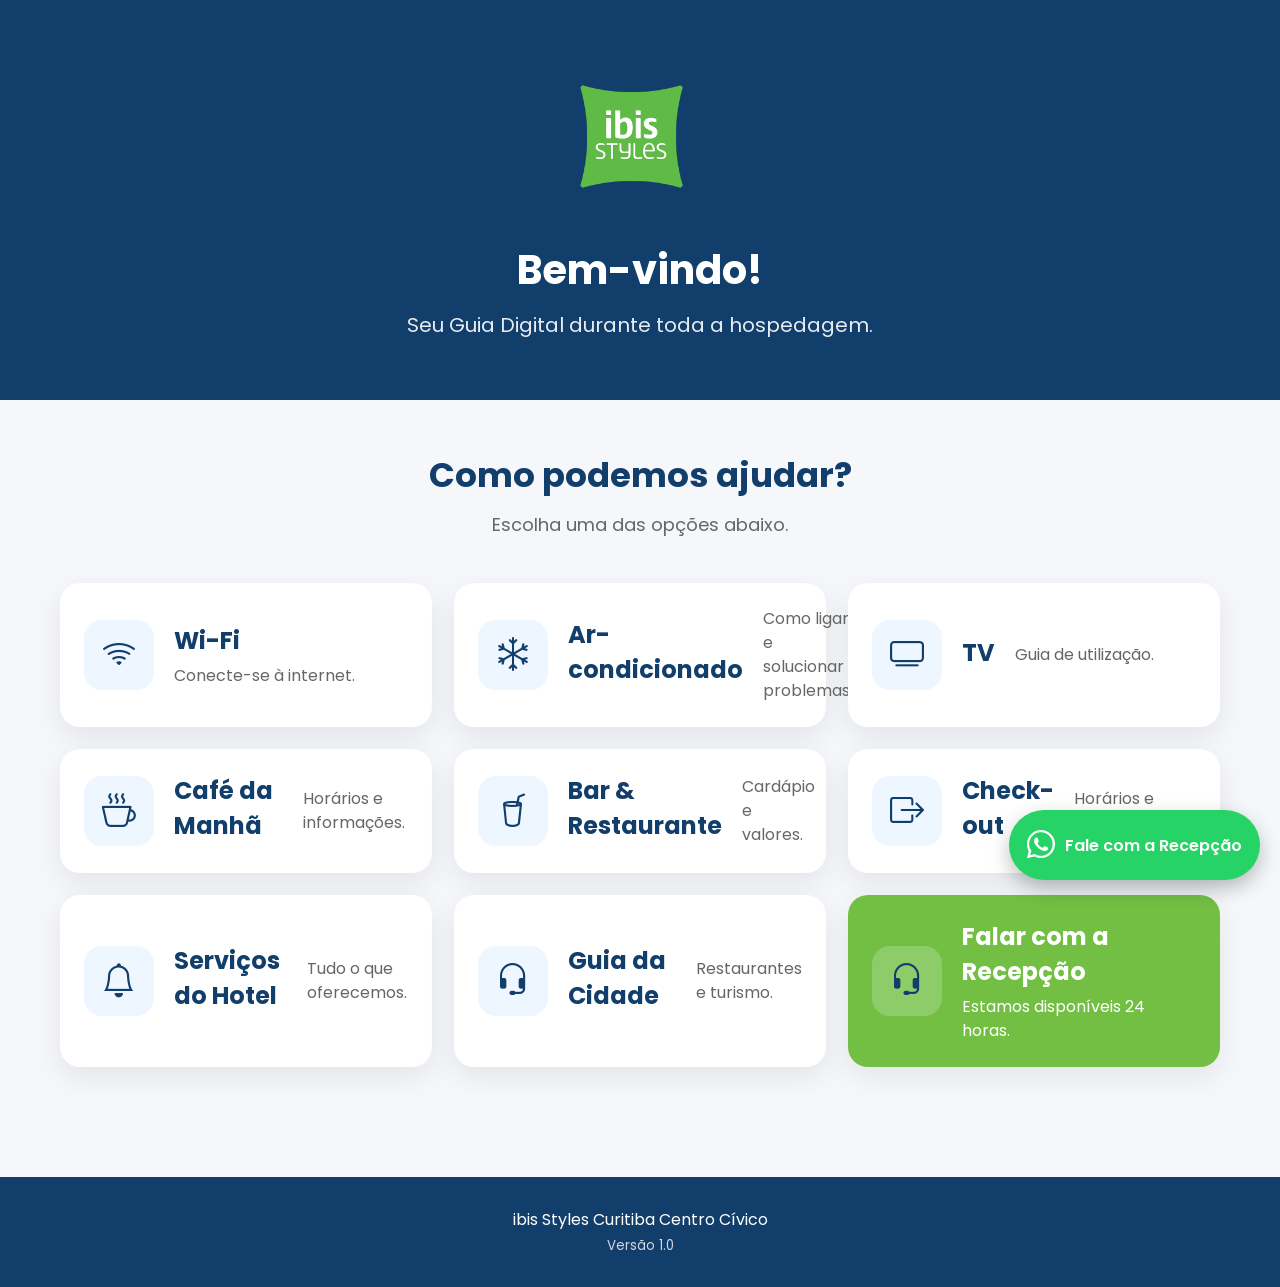
<file: index.html>
<!DOCTYPE html>
<html lang="pt-BR">

<head>

    <meta charset="UTF-8">
    <meta name="viewport" content="width=device-width, initial-scale=1.0">

    <title>Guia Digital do Hóspede</title>

    <link rel="stylesheet" href="css/style.css">

    <link rel="preconnect" href="https://fonts.googleapis.com">
    <link rel="preconnect" href="https://fonts.gstatic.com" crossorigin>

    <link href="https://fonts.googleapis.com/css2?family=Poppins:wght@300;400;500;600;700&display=swap" rel="stylesheet">
    <link rel="stylesheet" href="https://cdn.jsdelivr.net/npm/bootstrap-icons@1.13.1/font/bootstrap-icons.min.css">

</head>

<body>

<header>

<a href="index.html" class="logo-link">
    <img src="img/logo-ibisstyles.png" class="logo" alt="Ibis Styles">
</a>

    <h1>Bem-vindo!</h1>

    <p>Seu Guia Digital durante toda a hospedagem.</p>

</header>


<main class="container">

    <section class="titulo">

        <h2>Como podemos ajudar?</h2>

        <p>Escolha uma das opções abaixo.</p>

    </section>


    <section class="menu">

        <a href="pages/wifi.html" class="card">

           <div class="icone">
    <i class="bi bi-wifi"></i>
</div>

            <div>

                <h3>Wi-Fi</h3>

                <p>Conecte-se à internet.</p>

            </div>

        </a>



        <a href="pages/ar.html" class="card">

            <div class="icone">
    <i class="bi bi-snow"></i>
</div>

                <h3>Ar-condicionado</h3>

                <p>Como ligar e solucionar problemas.</p>

            </div>

        </a>



        <a href="pages/tv.html" class="card">

         <div class="icone">
    <i class="bi bi-tv"></i>
</div>

                <h3>TV</h3>

                <p>Guia de utilização.</p>

            </div>

        </a>



        <a href="pages/cafe.html" class="card">

           <div class="icone">
    <i class="bi bi-cup-hot"></i>
</div>

                <h3>Café da Manhã</h3>

                <p>Horários e informações.</p>

            </div>

        </a>



        <a href="pages/bar.html" class="card">
<div class="icone">
    <i class="bi bi-cup-straw"></i>
</div>

                <h3>Bar & Restaurante</h3>

                <p>Cardápio e valores.</p>

            </div>

        </a>



        <a href="pages/checkout.html" class="card">

           <div class="icone">
    <i class="bi bi-box-arrow-right"></i>
</div>

                <h3>Check-out</h3>

                <p>Horários e informações.</p>

            </div>

        </a>



        <a href="pages/servicos.html" class="card">

           <div class="icone">
    <i class="bi bi-bell"></i>
</div>

                <h3>Serviços do Hotel</h3>

                <p>Tudo o que oferecemos.</p>

            </div>

        </a>



        <a href="pages/cidade.html" class="card">

          <div class="icone">
    <i class="bi bi-headset"></i>
</div>

                <h3>Guia da Cidade</h3>

                <p>Restaurantes e turismo.</p>

            </div>

        </a>



       <a href="https://wa.me/554133240469?text=Olá!%20Estou%20hospedado%20no%20Ibis%20Styles%20e%20preciso%20de%20ajuda."
   target="_blank"
   class="card destaque">

    <div class="icone">
        <i class="bi bi-headset"></i>
    </div>

    <div>
        <h3>Falar com a Recepção</h3>
        <p>Estamos disponíveis 24 horas.</p>
    </div>

</a>

    </section>

</main>


<footer>

    <p>ibis Styles Curitiba Centro Cívico</p>

    <small>Versão 1.0</small>

</footer>

<a href="https://wa.me/554133240469?text=Olá!%20Estou%20hospedado%20no%20Ibis%20Styles%20e%20preciso%20de%20ajuda."
   class="whatsapp-fixo"
   target="_blank">

    <i class="bi bi-whatsapp"></i>

    <span>Fale com a Recepção</span>

</a>

</body>

</html>
</file>
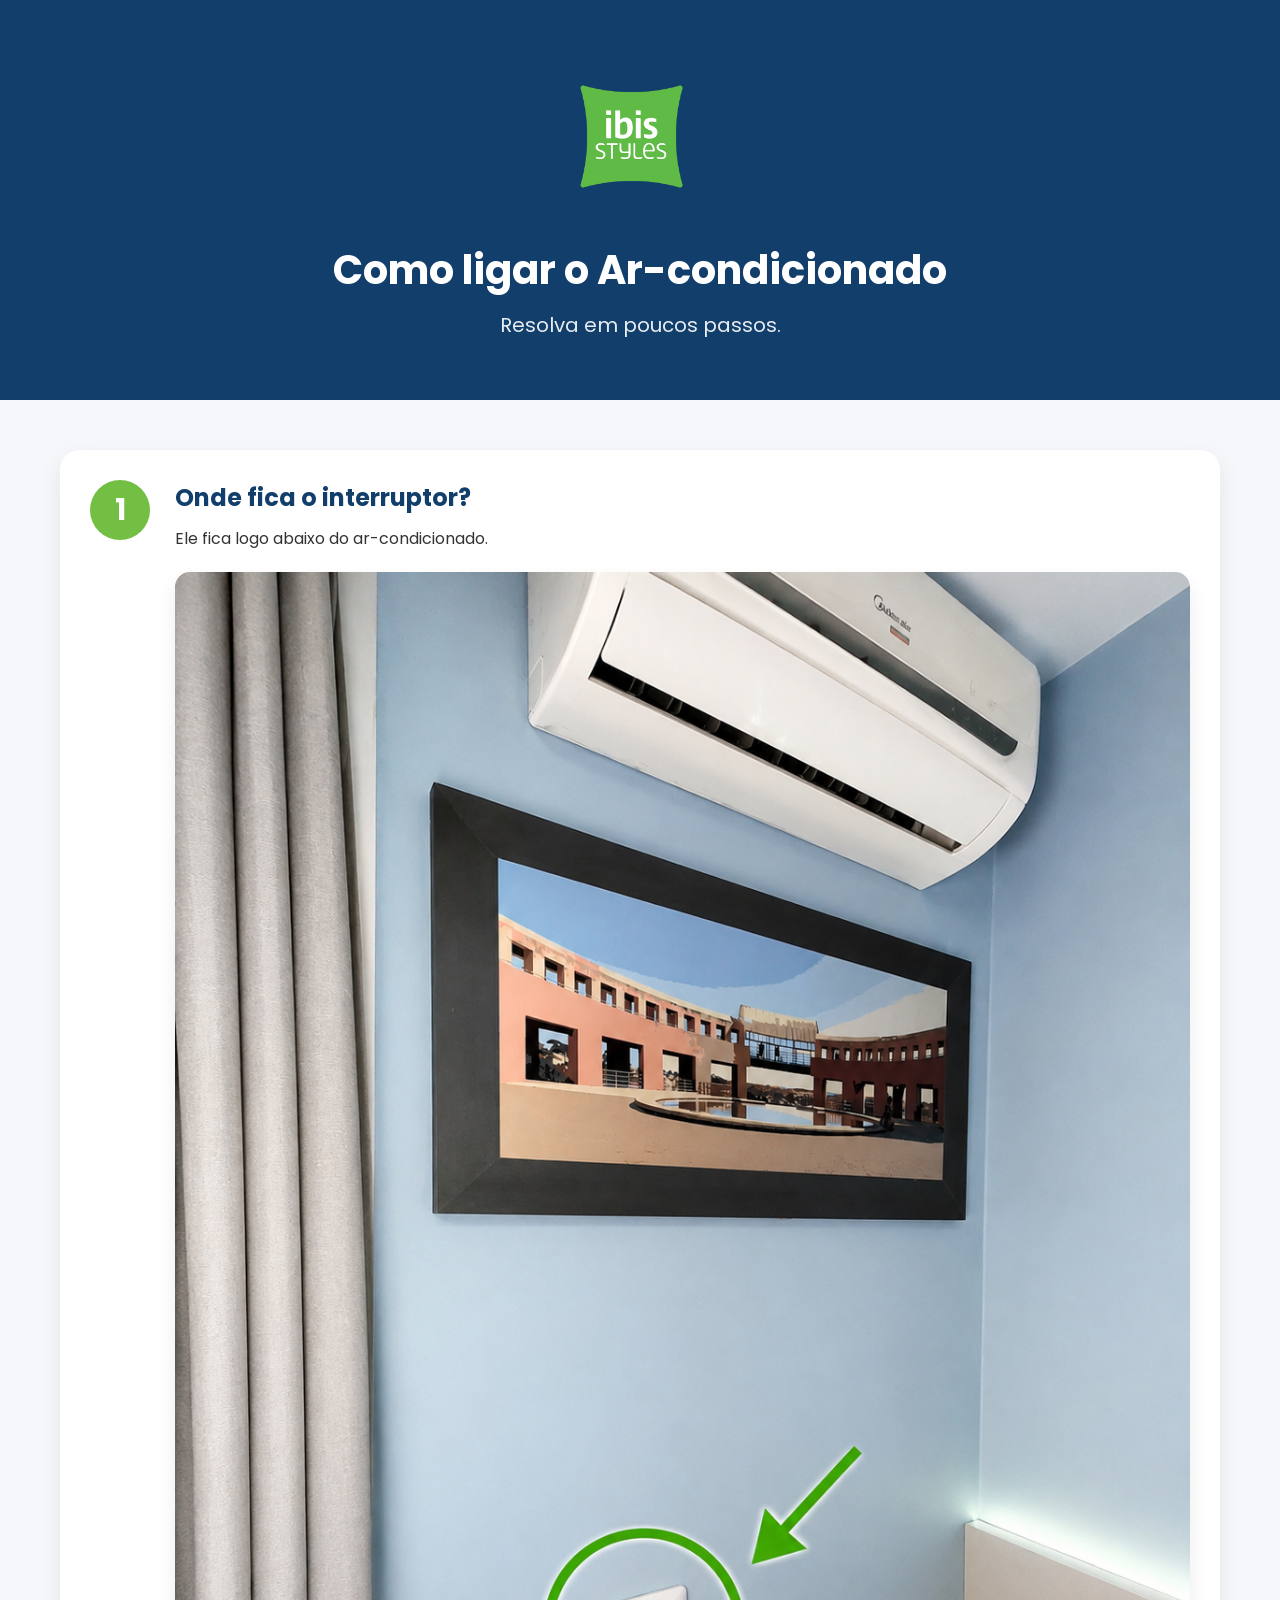
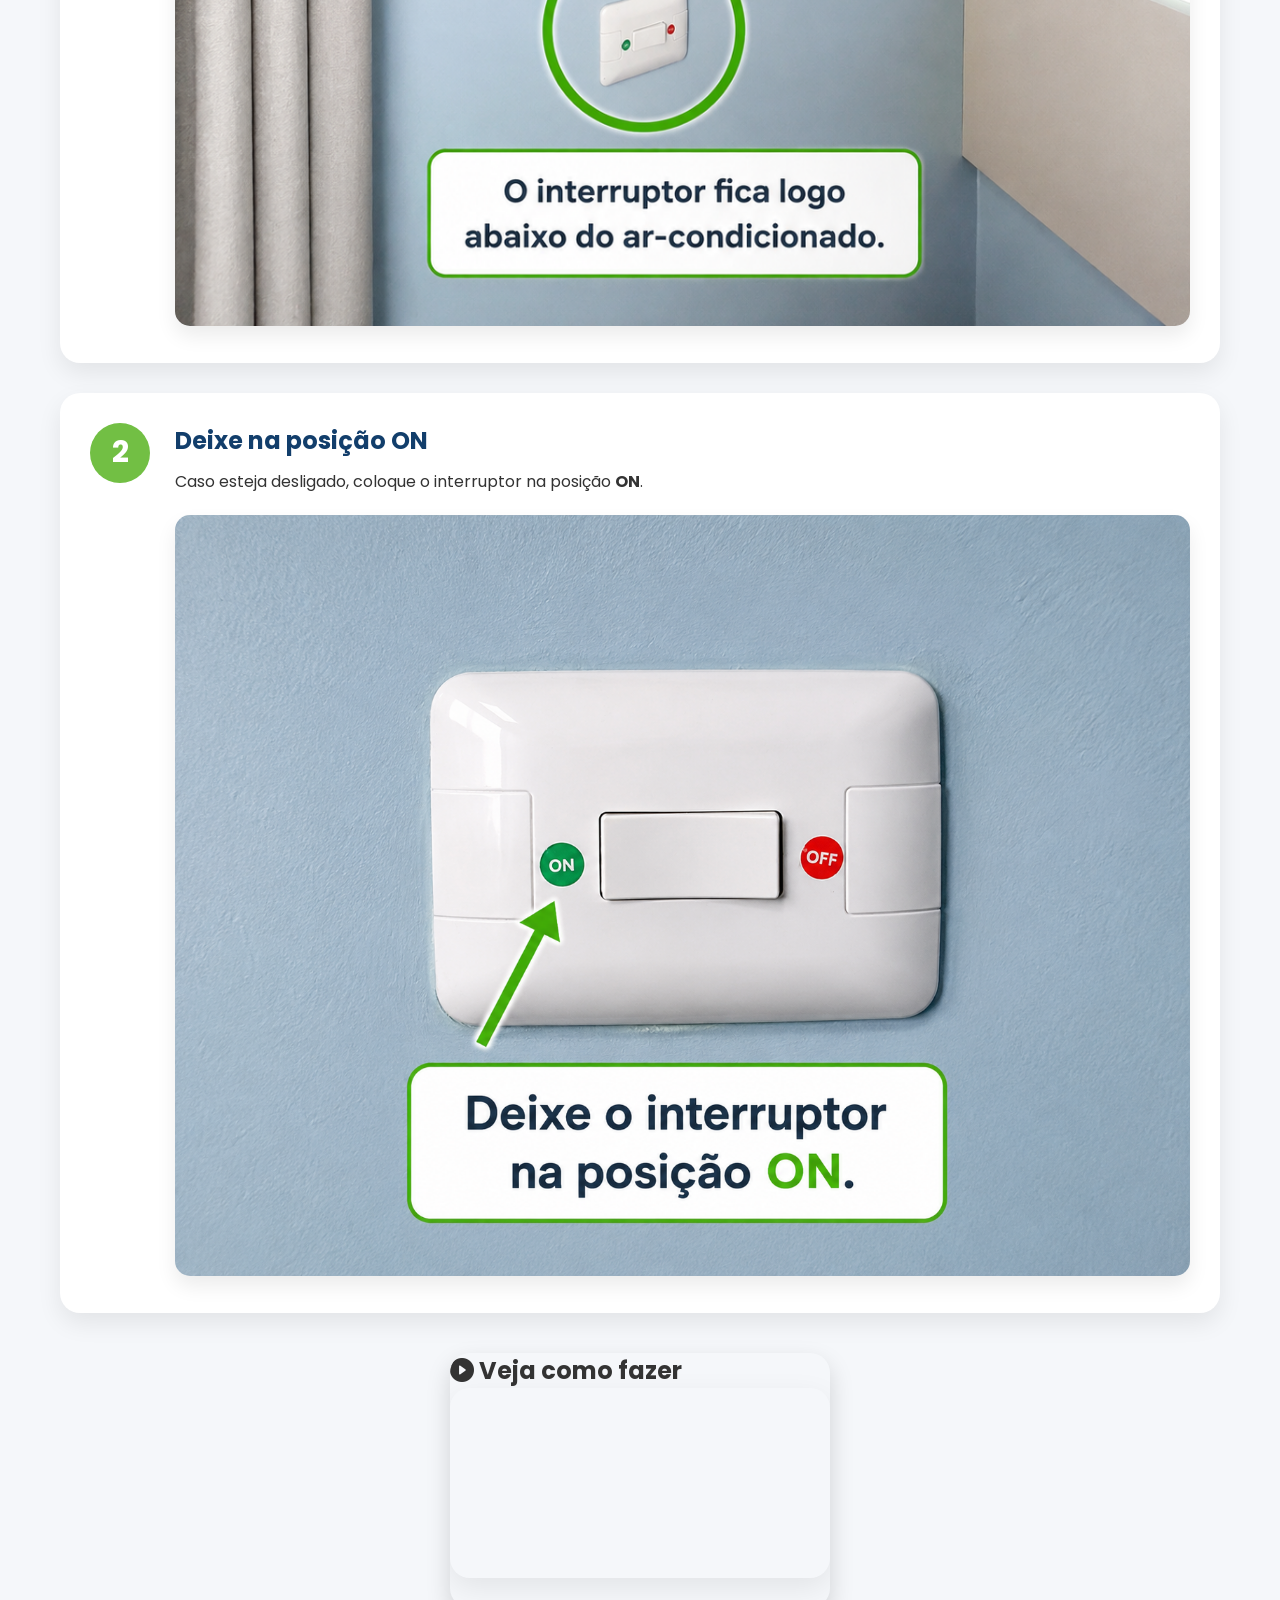
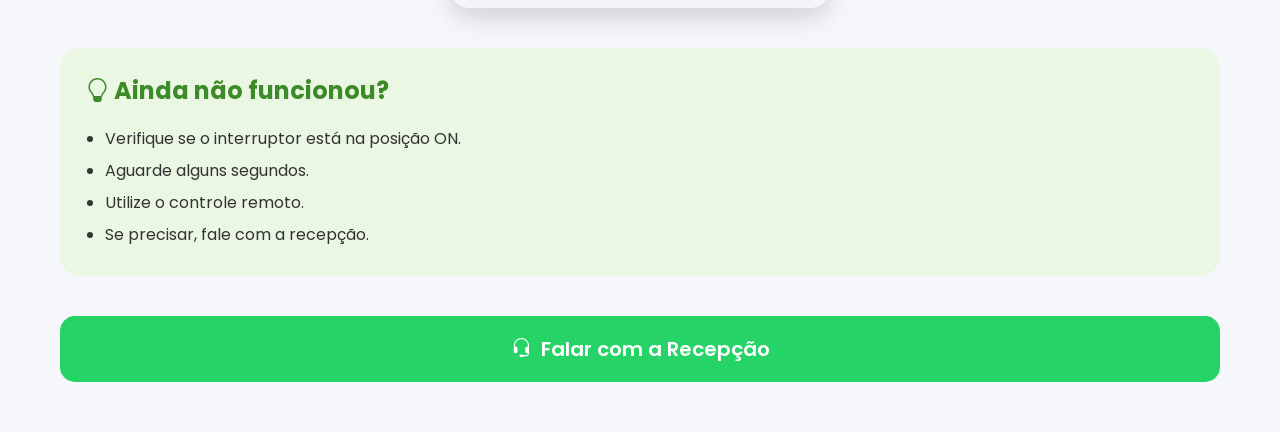
<file: pages/ar.html>
<!DOCTYPE html>
<html lang="pt-BR">

<head>

<meta charset="UTF-8">

<meta name="viewport" content="width=device-width, initial-scale=1">

<title>Ar-condicionado</title>

<link rel="stylesheet" href="../css/style.css">

<link rel="preconnect" href="https://fonts.googleapis.com">

<link href="https://fonts.googleapis.com/css2?family=Poppins:wght@300;400;500;600;700&display=swap" rel="stylesheet">

<link rel="stylesheet" href="https://cdn.jsdelivr.net/npm/bootstrap-icons@1.13.1/font/bootstrap-icons.min.css">

</head>

<body>

<header class="hero">

<a href="../index.html" class="logo-link">

<img src="../img/logo-ibisstyles.png" class="logo">

</a>

<h1>Como ligar o Ar-condicionado</h1>

<p>Resolva em poucos passos.</p>

</header>

<div class="container">

<div class="passo">

<div class="numero">1</div>

<div class="conteudo">

<h2>Onde fica o interruptor?</h2>

<p>

Ele fica logo abaixo do ar-condicionado.

</p>

<img src="../img/ar1.png"
onclick="abrirImagem(this.src)">

</div>

</div>

<div class="passo">

<div class="numero">2</div>

<div class="conteudo">

<h2>Deixe na posição ON</h2>

<p>

Caso esteja desligado, coloque o interruptor na posição <strong>ON</strong>.

</p>

<img src="../img/ar2.png"
onclick="abrirImagem(this.src)">

</div>

</div>

<div class="video-demo">

<h2>

<i class="bi bi-play-circle-fill"></i>

Veja como fazer

</h2>

<video autoplay muted loop playsinline preload="auto">

<source src="../video/ar.mp4" type="video/mp4">

</video>

</div>

<div class="dica">

<h2>

<i class="bi bi-lightbulb"></i>

Ainda não funcionou?

</h2>

<ul>

<li>Verifique se o interruptor está na posição ON.</li>

<li>Aguarde alguns segundos.</li>

<li>Utilize o controle remoto.</li>

<li>Se precisar, fale com a recepção.</li>

</ul>

</div>

<a class="whatsapp"

href="https://wa.me/554133240469?text=Olá!%20Estou%20com%20problemas%20no%20ar-condicionado."

target="_blank">

<i class="bi bi-headset"></i>

Falar com a Recepção

</a>

</div>

<div id="lightbox" onclick="fecharImagem()">

<span>&times;</span>

<img id="imagemGrande">

</div>

<script src="../js/script.js"></script>

</body>

</html>
</file>
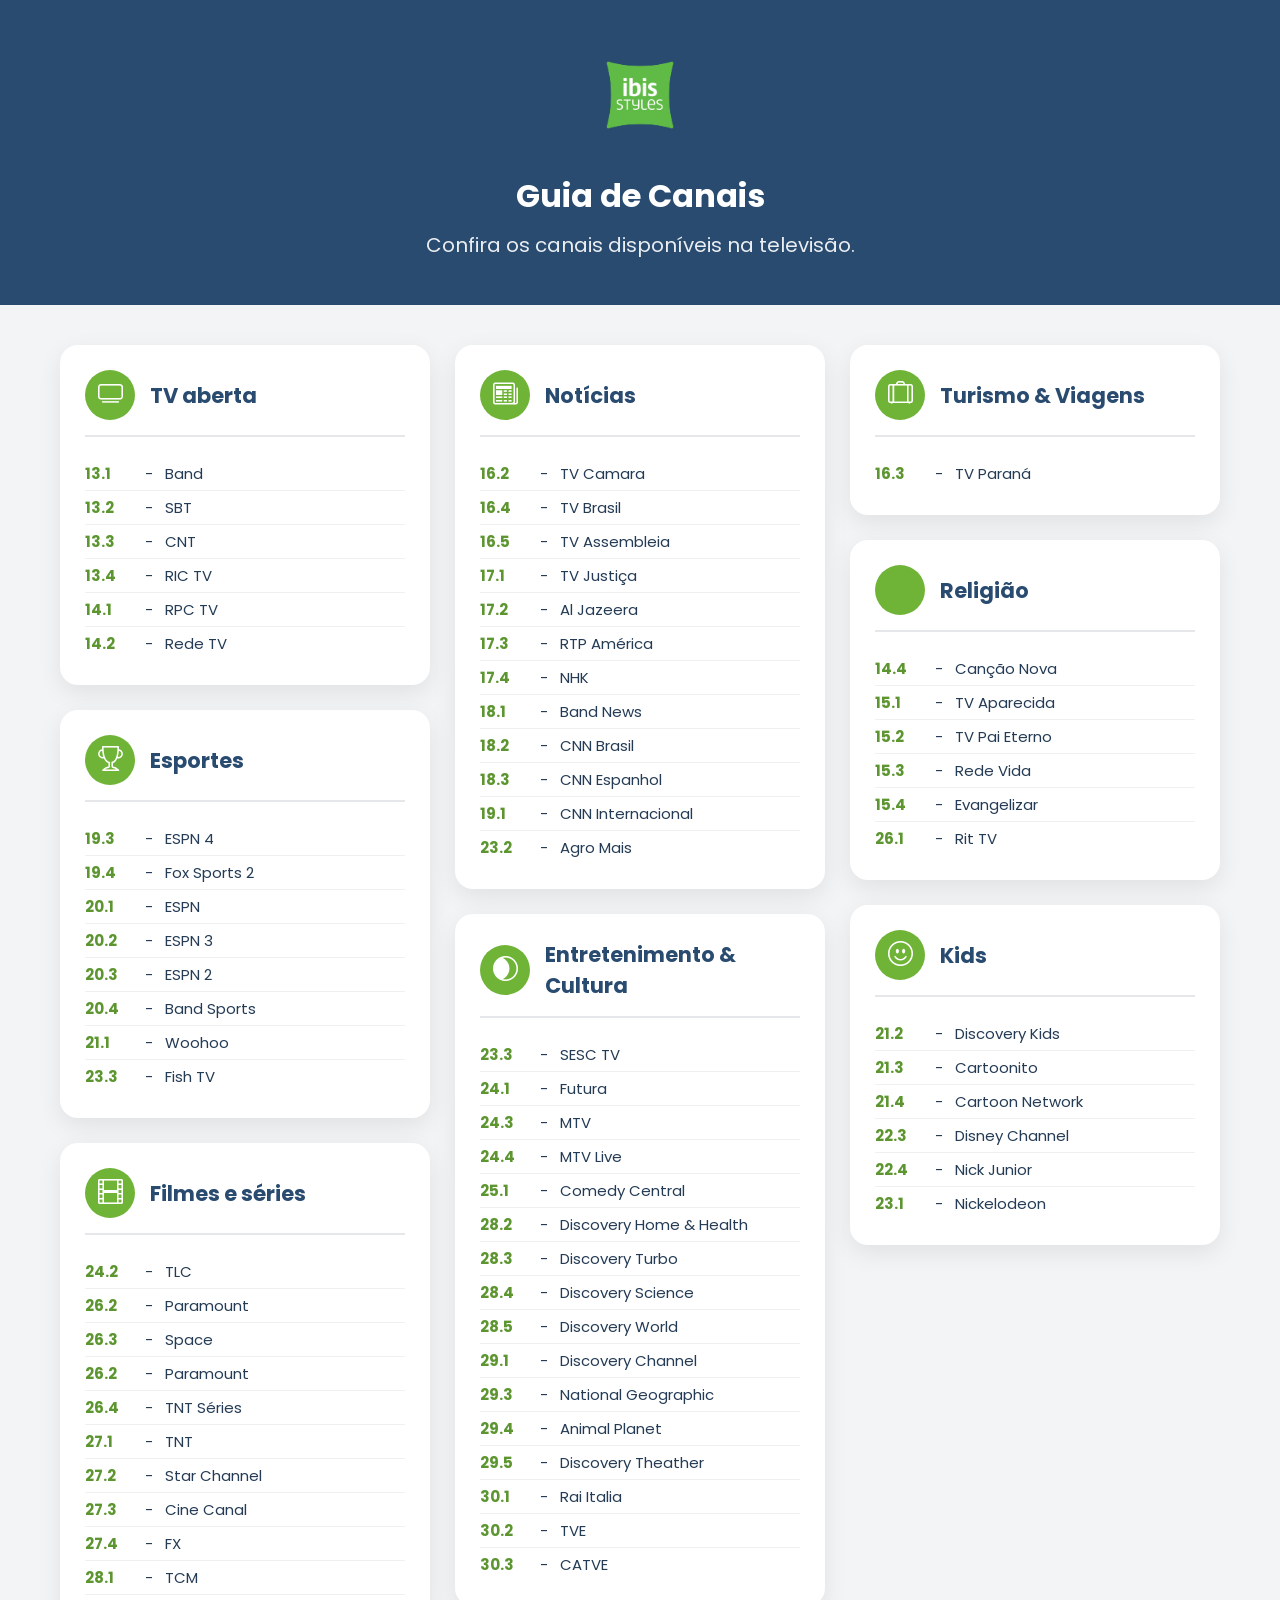
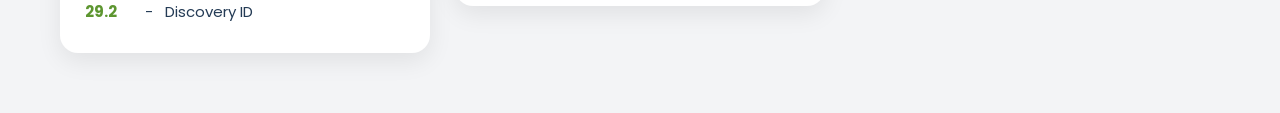
<file: pages/tv.html>
<!DOCTYPE html>
<html lang="pt-BR">

<head>
    <meta charset="UTF-8">
    <meta name="viewport" content="width=device-width, initial-scale=1.0">

    <title>Guia de Canais</title>

    <link rel="stylesheet" href="../css/style.css">

    <link rel="preconnect" href="https://fonts.googleapis.com">
    <link rel="preconnect" href="https://fonts.gstatic.com" crossorigin>

    <link href="https://fonts.googleapis.com/css2?family=Poppins:wght@300;400;500;600;700&display=swap"
        rel="stylesheet">

    <link rel="stylesheet"
        href="https://cdn.jsdelivr.net/npm/bootstrap-icons@1.13.1/font/bootstrap-icons.min.css">

    <style>

        body {
            font-family: 'Poppins', sans-serif;
            background: #f3f4f6;
            margin: 0;
            color: #243b55;
        }


        /* CABEÇALHO */

        .hero {
            background: #294b70;
            color: white;
            text-align: center;
            padding: 45px 20px;
        }

        .hero .logo {
            width: 100px;
            margin-bottom: 20px;
        }

        .hero h1 {
            margin: 0;
            font-size: 32px;
        }

        .hero p {
            margin-top: 10px;
            opacity: 0.9;
        }


        /* CONTAINER */

        .canais-container {
            max-width: 1200px;
            margin: auto;
            padding: 40px 20px 60px;
        }


        /* GRID */

        .canais-grid {
            display: grid;
            grid-template-columns: repeat(3, 1fr);
            gap: 25px;
        }


        /* COLUNAS */

        .coluna-canais {
            display: flex;
            flex-direction: column;
            gap: 25px;
        }


        /* CARD */

        .categoria {
            background: white;
            border-radius: 18px;
            padding: 25px;
            box-shadow: 0 8px 25px rgba(0, 0, 0, 0.08);
        }


        /* TÍTULO DA CATEGORIA */

        .categoria-titulo {
            display: flex;
            align-items: center;
            gap: 15px;
            margin-bottom: 20px;
            padding-bottom: 15px;
            border-bottom: 2px solid #e5e7eb;
        }

        .categoria-icone {
            width: 50px;
            height: 50px;

            background: #6fb437;
            color: white;

            border-radius: 50%;

            display: flex;
            align-items: center;
            justify-content: center;

            font-size: 25px;
            flex-shrink: 0;
        }

        .categoria h2 {
            margin: 0;
            font-size: 21px;
            color: #294b70;
        }


        /* LISTA */

        .lista-canais {
            list-style: none;
            padding: 0;
            margin: 0;
        }

        .lista-canais li {
            display: grid;
            grid-template-columns: 55px 15px 1fr;

            gap: 5px;

            padding: 5px 0;

            font-size: 15px;
            border-bottom: 1px solid #f0f0f0;
        }

        .lista-canais li:last-child {
            border-bottom: none;
        }


        /* NÚMERO */

        .canal-numero {
            font-weight: 700;
            color: #5d9630;
        }


        /* RESPONSIVO */

        @media (max-width: 900px) {

            .canais-grid {
                grid-template-columns: 1fr 1fr;
            }

        }


        @media (max-width: 600px) {

            .hero {
                padding: 35px 20px;
            }

            .hero h1 {
                font-size: 26px;
            }

            .canais-grid {
                grid-template-columns: 1fr;
            }

            .categoria {
                padding: 20px;
            }

        }

    </style>

</head>


<body>


    <!-- CABEÇALHO -->

    <header class="hero">

        <a href="../index.html">

            <img src="../img/logo-ibisstyles.png"
                class="logo"
                alt="Ibis Styles">

        </a>

        <h1>Guia de Canais</h1>

        <p>Confira os canais disponíveis na televisão.</p>

    </header>



    <main class="canais-container">


        <div class="canais-grid">


            <!-- COLUNA 1 -->

            <div class="coluna-canais">


                <!-- TV ABERTA -->

                <section class="categoria">

                    <div class="categoria-titulo">

                        <div class="categoria-icone">
                            <i class="bi bi-tv"></i>
                        </div>

                        <h2>TV aberta</h2>

                    </div>


                    <ul class="lista-canais">

                        <li><span class="canal-numero">13.1</span><span>-</span><span>Band</span></li>
                        <li><span class="canal-numero">13.2</span><span>-</span><span>SBT</span></li>
                        <li><span class="canal-numero">13.3</span><span>-</span><span>CNT</span></li>
                        <li><span class="canal-numero">13.4</span><span>-</span><span>RIC TV</span></li>
                        <li><span class="canal-numero">14.1</span><span>-</span><span>RPC TV</span></li>
                        <li><span class="canal-numero">14.2</span><span>-</span><span>Rede TV</span></li>

                    </ul>

                </section>



                <!-- ESPORTES -->

                <section class="categoria">

                    <div class="categoria-titulo">

                        <div class="categoria-icone">
                            <i class="bi bi-trophy"></i>
                        </div>

                        <h2>Esportes</h2>

                    </div>


                    <ul class="lista-canais">

                        <li><span class="canal-numero">19.3</span><span>-</span><span>ESPN 4</span></li>
                        <li><span class="canal-numero">19.4</span><span>-</span><span>Fox Sports 2</span></li>
                        <li><span class="canal-numero">20.1</span><span>-</span><span>ESPN</span></li>
                        <li><span class="canal-numero">20.2</span><span>-</span><span>ESPN 3</span></li>
                        <li><span class="canal-numero">20.3</span><span>-</span><span>ESPN 2</span></li>
                        <li><span class="canal-numero">20.4</span><span>-</span><span>Band Sports</span></li>
                        <li><span class="canal-numero">21.1</span><span>-</span><span>Woohoo</span></li>
                        <li><span class="canal-numero">23.3</span><span>-</span><span>Fish TV</span></li>

                    </ul>

                </section>



                <!-- FILMES -->

                <section class="categoria">

                    <div class="categoria-titulo">

                        <div class="categoria-icone">
                            <i class="bi bi-film"></i>
                        </div>

                        <h2>Filmes e séries</h2>

                    </div>


                    <ul class="lista-canais">

                        <li><span class="canal-numero">24.2</span><span>-</span><span>TLC</span></li>
                        <li><span class="canal-numero">26.2</span><span>-</span><span>Paramount</span></li>
                        <li><span class="canal-numero">26.3</span><span>-</span><span>Space</span></li>
                        <li><span class="canal-numero">26.2</span><span>-</span><span>Paramount</span></li>
                        <li><span class="canal-numero">26.4</span><span>-</span><span>TNT Séries</span></li>
                        <li><span class="canal-numero">27.1</span><span>-</span><span>TNT</span></li>
                        <li><span class="canal-numero">27.2</span><span>-</span><span>Star Channel</span></li>
                        <li><span class="canal-numero">27.3</span><span>-</span><span>Cine Canal</span></li>
                        <li><span class="canal-numero">27.4</span><span>-</span><span>FX</span></li>
                        <li><span class="canal-numero">28.1</span><span>-</span><span>TCM</span></li>
                        <li><span class="canal-numero">29.2</span><span>-</span><span>Discovery ID</span></li>

                    </ul>

                </section>


            </div>



            <!-- COLUNA 2 -->

            <div class="coluna-canais">


                <!-- NOTÍCIAS -->

                <section class="categoria">

                    <div class="categoria-titulo">

                        <div class="categoria-icone">
                            <i class="bi bi-newspaper"></i>
                        </div>

                        <h2>Notícias</h2>

                    </div>


                    <ul class="lista-canais">

                        <li><span class="canal-numero">16.2</span><span>-</span><span>TV Camara</span></li>
                        <li><span class="canal-numero">16.4</span><span>-</span><span>TV Brasil</span></li>
                        <li><span class="canal-numero">16.5</span><span>-</span><span>TV Assembleia</span></li>
                        <li><span class="canal-numero">17.1</span><span>-</span><span>TV Justiça</span></li>
                        <li><span class="canal-numero">17.2</span><span>-</span><span>Al Jazeera</span></li>
                        <li><span class="canal-numero">17.3</span><span>-</span><span>RTP América</span></li>
                        <li><span class="canal-numero">17.4</span><span>-</span><span>NHK</span></li>
                        <li><span class="canal-numero">18.1</span><span>-</span><span>Band News</span></li>
                        <li><span class="canal-numero">18.2</span><span>-</span><span>CNN Brasil</span></li>
                        <li><span class="canal-numero">18.3</span><span>-</span><span>CNN Espanhol</span></li>
                        <li><span class="canal-numero">19.1</span><span>-</span><span>CNN Internacional</span></li>
                        <li><span class="canal-numero">23.2</span><span>-</span><span>Agro Mais</span></li>

                    </ul>

                </section>



                <!-- ENTRETENIMENTO -->

                <section class="categoria">

                    <div class="categoria-titulo">

                        <div class="categoria-icone">
                            <i class="bi bi-mask"></i>
                        </div>

                        <h2>Entretenimento & Cultura</h2>

                    </div>


                    <ul class="lista-canais">

                        <li><span class="canal-numero">23.3</span><span>-</span><span>SESC TV</span></li>
                        <li><span class="canal-numero">24.1</span><span>-</span><span>Futura</span></li>
                        <li><span class="canal-numero">24.3</span><span>-</span><span>MTV</span></li>
                        <li><span class="canal-numero">24.4</span><span>-</span><span>MTV Live</span></li>
                        <li><span class="canal-numero">25.1</span><span>-</span><span>Comedy Central</span></li>
                        <li><span class="canal-numero">28.2</span><span>-</span><span>Discovery Home & Health</span></li>
                        <li><span class="canal-numero">28.3</span><span>-</span><span>Discovery Turbo</span></li>
                        <li><span class="canal-numero">28.4</span><span>-</span><span>Discovery Science</span></li>
                        <li><span class="canal-numero">28.5</span><span>-</span><span>Discovery World</span></li>
                        <li><span class="canal-numero">29.1</span><span>-</span><span>Discovery Channel</span></li>
                        <li><span class="canal-numero">29.3</span><span>-</span><span>National Geographic</span></li>
                        <li><span class="canal-numero">29.4</span><span>-</span><span>Animal Planet</span></li>
                        <li><span class="canal-numero">29.5</span><span>-</span><span>Discovery Theather</span></li>
                        <li><span class="canal-numero">30.1</span><span>-</span><span>Rai Italia</span></li>
                        <li><span class="canal-numero">30.2</span><span>-</span><span>TVE</span></li>
                        <li><span class="canal-numero">30.3</span><span>-</span><span>CATVE</span></li>

                    </ul>

                </section>


            </div>



            <!-- COLUNA 3 -->

            <div class="coluna-canais">


                <!-- TURISMO -->

                <section class="categoria">

                    <div class="categoria-titulo">

                        <div class="categoria-icone">
                            <i class="bi bi-suitcase-lg"></i>
                        </div>

                        <h2>Turismo & Viagens</h2>

                    </div>


                    <ul class="lista-canais">

                        <li><span class="canal-numero">16.3</span><span>-</span><span>TV Paraná</span></li>

                    </ul>

                </section>



                <!-- RELIGIÃO -->

                <section class="categoria">

                    <div class="categoria-titulo">

                        <div class="categoria-icone">
                            <i class="bi bi-cross"></i>
                        </div>

                        <h2>Religião</h2>

                    </div>


                    <ul class="lista-canais">

                        <li><span class="canal-numero">14.4</span><span>-</span><span>Canção Nova</span></li>
                        <li><span class="canal-numero">15.1</span><span>-</span><span>TV Aparecida</span></li>
                        <li><span class="canal-numero">15.2</span><span>-</span><span>TV Pai Eterno</span></li>
                        <li><span class="canal-numero">15.3</span><span>-</span><span>Rede Vida</span></li>
                        <li><span class="canal-numero">15.4</span><span>-</span><span>Evangelizar</span></li>
                        <li><span class="canal-numero">26.1</span><span>-</span><span>Rit TV</span></li>

                    </ul>

                </section>



                <!-- KIDS -->

                <section class="categoria">

                    <div class="categoria-titulo">

                        <div class="categoria-icone">
                            <i class="bi bi-emoji-smile"></i>
                        </div>

                        <h2>Kids</h2>

                    </div>


                    <ul class="lista-canais">

                        <li><span class="canal-numero">21.2</span><span>-</span><span>Discovery Kids</span></li>
                        <li><span class="canal-numero">21.3</span><span>-</span><span>Cartoonito</span></li>
                        <li><span class="canal-numero">21.4</span><span>-</span><span>Cartoon Network</span></li>
                        <li><span class="canal-numero">22.3</span><span>-</span><span>Disney Channel</span></li>
                        <li><span class="canal-numero">22.4</span><span>-</span><span>Nick Junior</span></li>
                        <li><span class="canal-numero">23.1</span><span>-</span><span>Nickelodeon</span></li>

                    </ul>

                </section>


            </div>


        </div>


    </main>


</body>

</html>
</file>
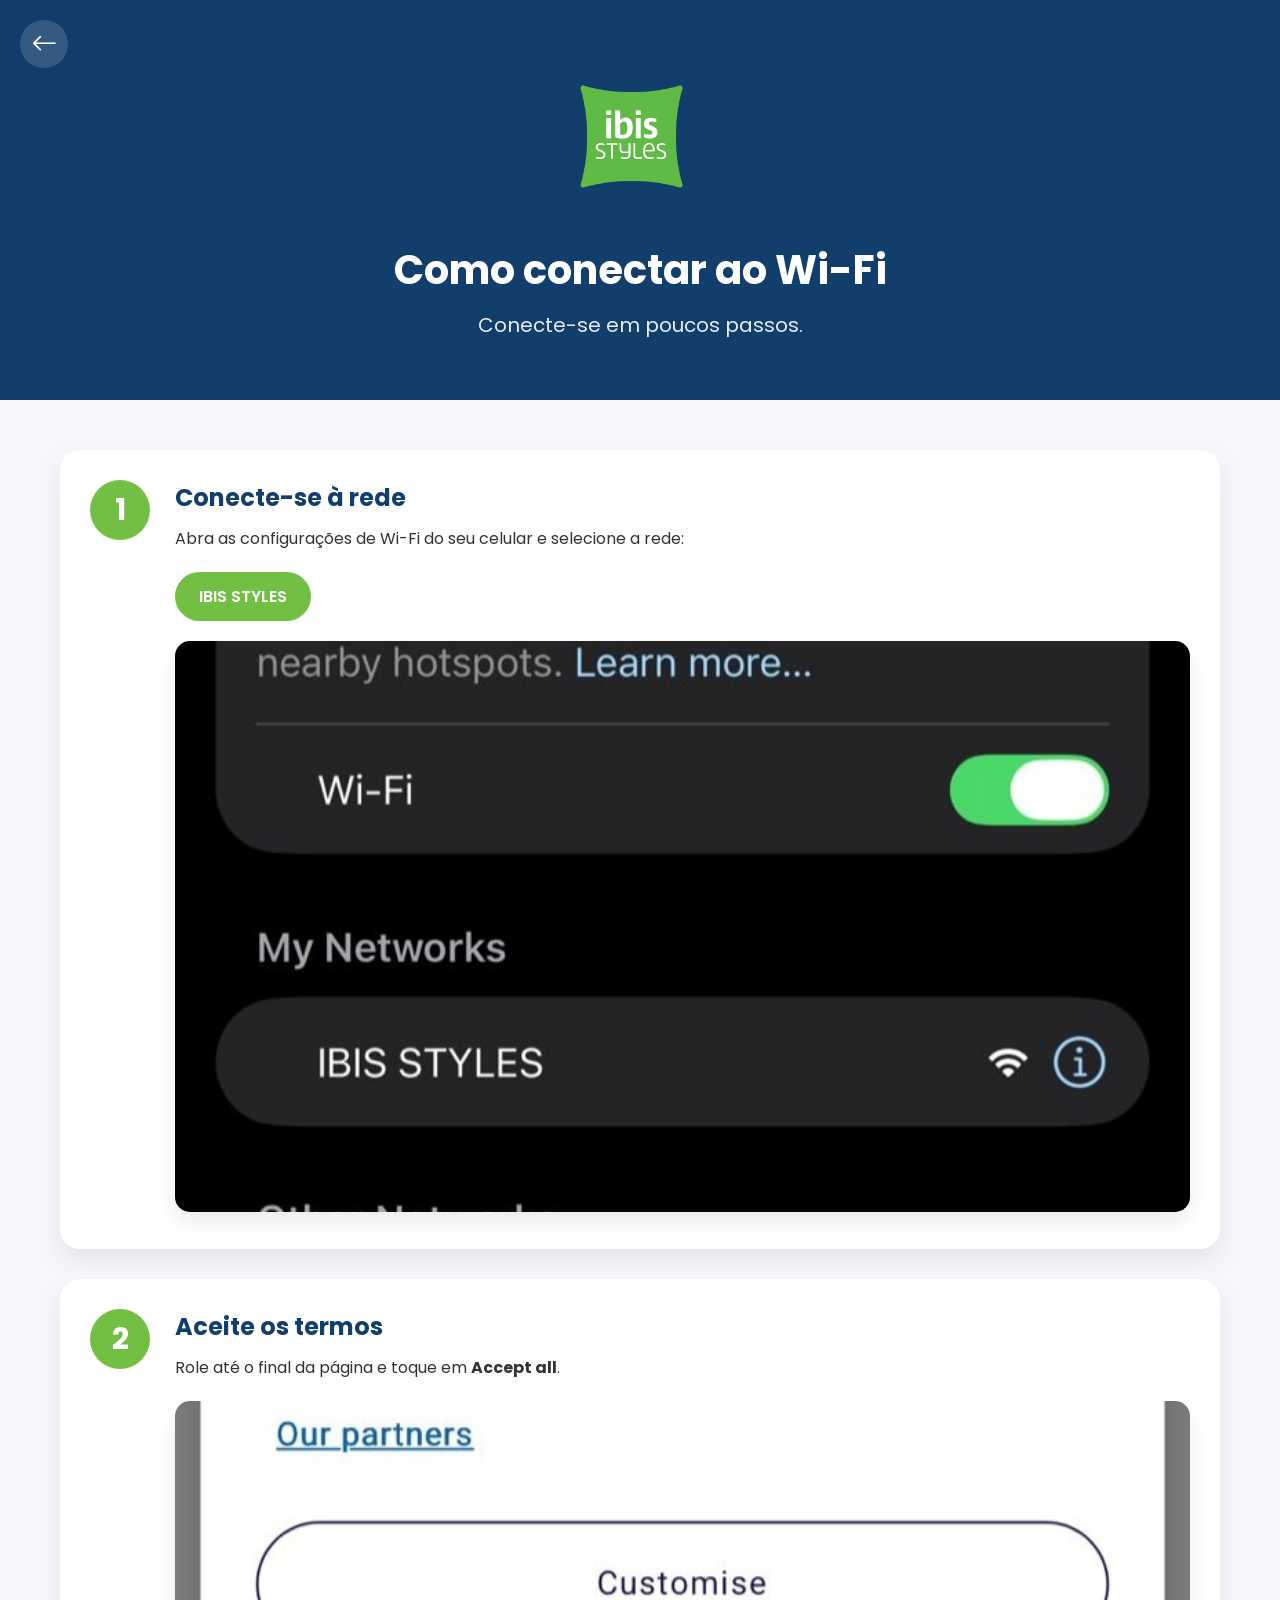
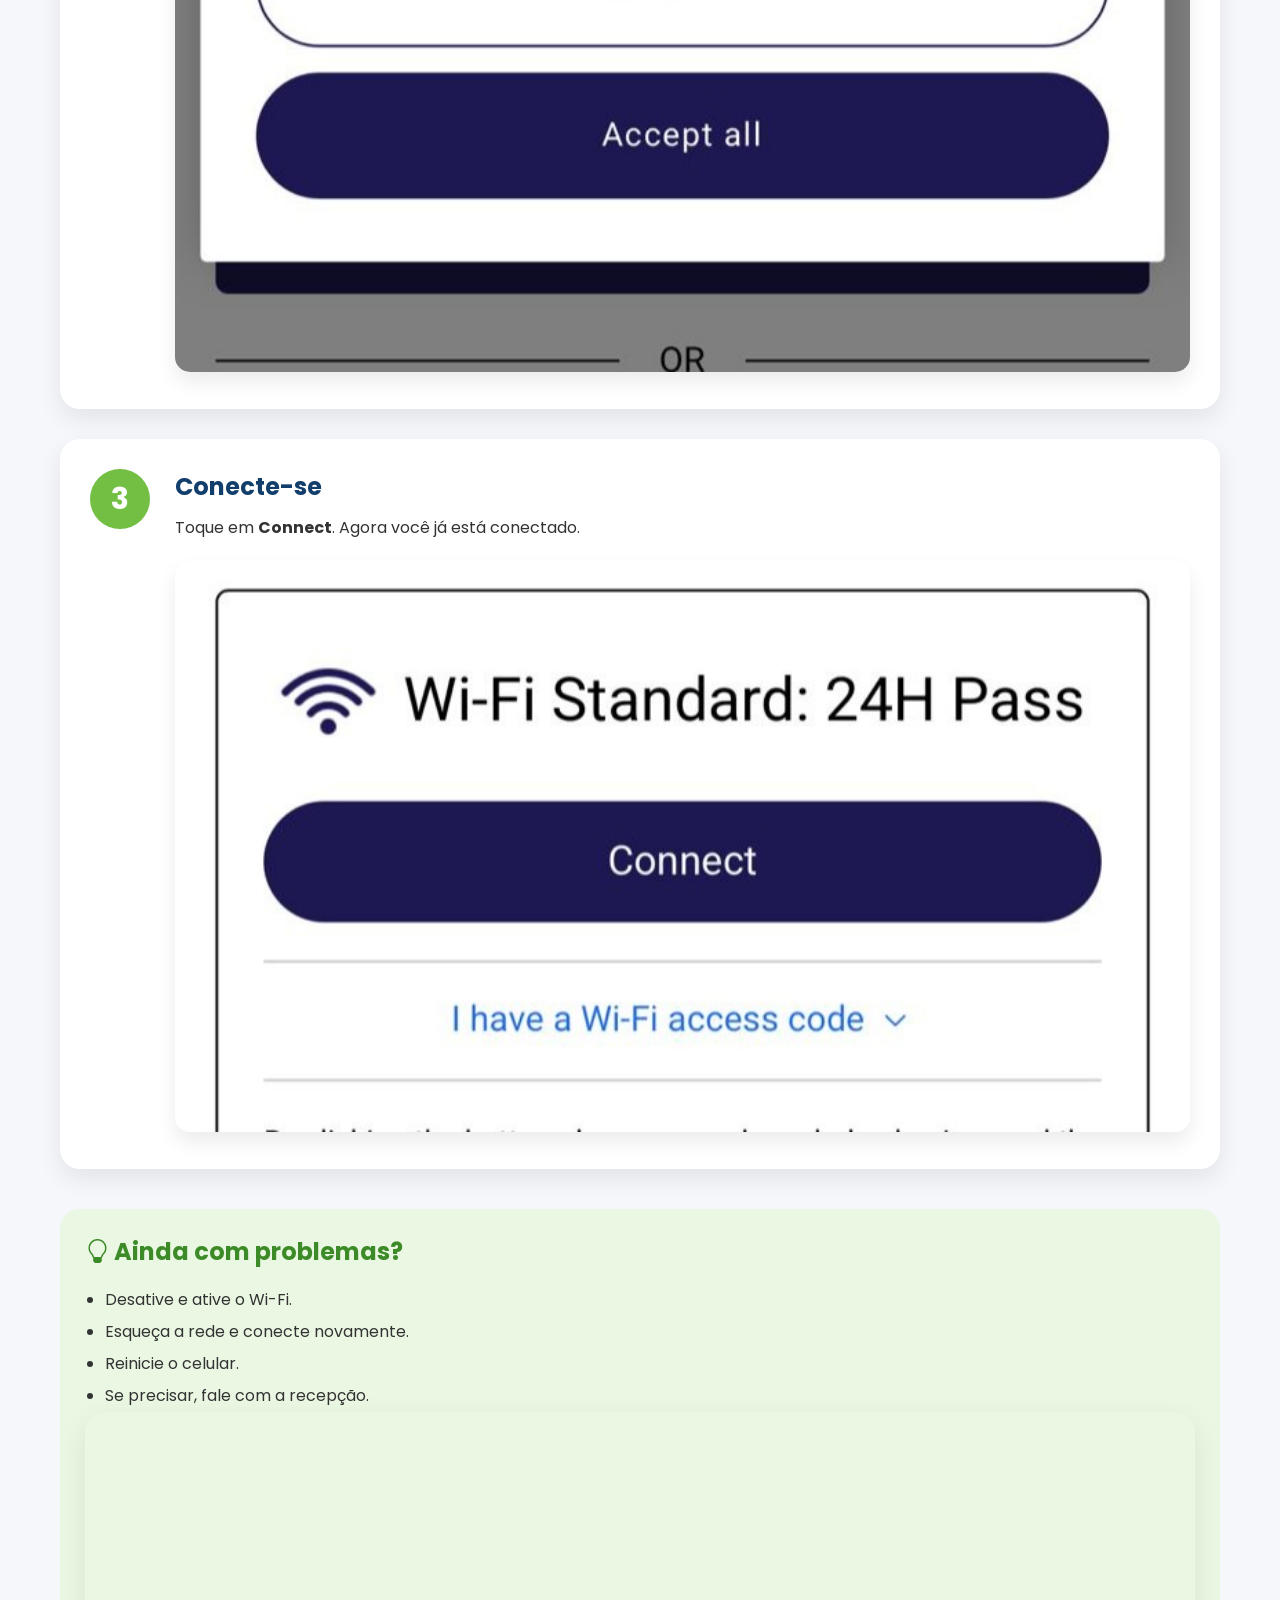
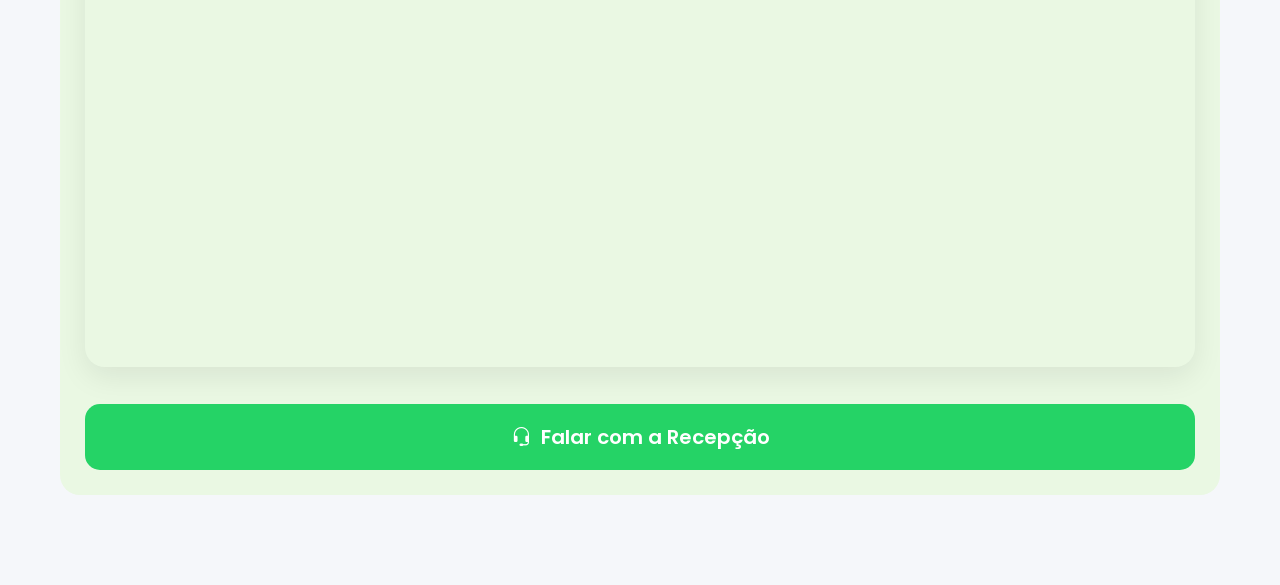
<file: pages/wifi.html>
<!DOCTYPE html>
<html lang="pt-BR">

<head>

<meta charset="UTF-8">
<meta name="viewport" content="width=device-width, initial-scale=1">

<title>Wi-Fi</title>

<link rel="stylesheet" href="../css/style.css">

<link rel="preconnect" href="https://fonts.googleapis.com">
<link href="https://fonts.googleapis.com/css2?family=Poppins:wght@300;400;500;600;700&display=swap" rel="stylesheet">

<link rel="stylesheet" href="https://cdn.jsdelivr.net/npm/bootstrap-icons@1.13.1/font/bootstrap-icons.min.css">

</head>

<body>

<header class="hero">

<a href="../index.html" class="btn-voltar">
<i class="bi bi-arrow-left"></i>
</a>

<a href="../index.html" class="logo-link">
    <img src="../img/logo-ibisstyles.png" class="logo" alt="Ibis Styles">
</a>

<h1>Como conectar ao Wi-Fi</h1>

<p>Conecte-se em poucos passos.</p>

</header>

<div class="container">

<div class="passo">

<div class="numero">1</div>

<div class="conteudo">

<h2>Conecte-se à rede</h2>

<p>
Abra as configurações de Wi-Fi do seu celular e selecione a rede:
</p>

<div class="rede">

IBIS STYLES

</div>

<img src="../img/wifi1.jpeg"
     onclick="abrirImagem(this.src)">

</div>

</div>

<div class="passo">

<div class="numero">2</div>

<div class="conteudo">

<h2>Aceite os termos</h2>

<p>

Role até o final da página e toque em
<strong>Accept all</strong>.

</p>

<img src="../img/wifi2.jpeg"
     onclick="abrirImagem(this.src)">

</div>

</div>

<div class="passo">

<div class="numero">3</div>

<div class="conteudo">

<h2>Conecte-se</h2>

<p>

Toque em
<strong>Connect</strong>.

Agora você já está conectado.

</p>

<img src="../img/wifi3.jpeg"
     onclick="abrirImagem(this.src)">

</div>

</div>

<div class="dica">

<h2><i class="bi bi-lightbulb"></i> Ainda com problemas?</h2>

<ul>

<li>Desative e ative o Wi-Fi.</li>

<li>Esqueça a rede e conecte novamente.</li>

<li>Reinicie o celular.</li>

<li>Se precisar, fale com a recepção.</li>

</ul>

<video
    autoplay
    muted
    loop
    playsinline
    preload="auto">

    <source src="../video/wifi.mp4" type="video/mp4">

</video>
<a class="whatsapp" href="https://wa.me/554133240469">

<i class="bi bi-headset"></i>

Falar com a Recepção

</a>
 <div id="lightbox" onclick="fecharImagem()">

    <span>&times;</span>

    <img id="imagemGrande">

</div>

<script src="../js/script.js"></script>

</body>


</html>
</file>
<file: css/style.css>
/* ===========================================
   GUIA DIGITAL DO HÓSPEDE
   ibis Styles Curitiba Centro Cívico
=========================================== */

/* RESET */

*{
    margin:0;
    padding:0;
    box-sizing:border-box;
}

:root{

    --azul:#123E6B;
    --verde:#72BF44;
    --verde-hover:#5fa538;
    --cinza:#f5f7fa;
    --texto:#333333;
    --branco:#ffffff;
    --sombra:0 10px 30px rgba(0,0,0,.08);

}

body{

    font-family:'Poppins',sans-serif;
    background:var(--cinza);
    color:var(--texto);

}

/* ================= HEADER ================= */

header{

    background:var(--azul);
    color:white;

    text-align:center;

    padding:60px 20px;

}

.logo{

    width:170px;
    max-width:90%;
    margin-bottom:20px;

}

header h1{

    font-size:40px;
    font-weight:700;
    margin-bottom:10px;

}

header p{

    font-size:20px;
    opacity:.9;

}

/* ================= CONTAINER ================= */

.container{

    max-width:1200px;

    margin:auto;

    padding:50px 20px;

}

/* ================= TITULO ================= */

.titulo{

    text-align:center;

    margin-bottom:45px;

}

.titulo h2{

    font-size:34px;

    color:var(--azul);

    margin-bottom:10px;

}

.titulo p{

    color:#666;

    font-size:18px;

}

/* ================= MENU ================= */

.menu{

    display:grid;

    grid-template-columns:repeat(auto-fit,minmax(320px,1fr));

    gap:22px;

}

/* ================= CARDS ================= */

.card{

    display:flex;

    align-items:center;

    gap:20px;

    text-decoration:none;

    background:white;

    color:inherit;

    padding:24px;

    border-radius:20px;

    box-shadow:var(--sombra);

    transition:.30s;

}

.card:hover{

    transform:translateY(-6px);

    box-shadow:0 18px 35px rgba(0,0,0,.15);

}

.card .icone{

    width:70px;

    height:70px;

    border-radius:18px;

    background:#eef6ff;

    display:flex;

    justify-content:center;

    align-items:center;

    font-size:34px;

    flex-shrink:0;

}

.card h3{

    font-size:24px;

    margin-bottom:6px;

    color:var(--azul);

}

.card p{

    color:#666;

    font-size:16px;

    line-height:1.5;

}

/* CARD RECEPÇÃO */

.destaque{

    background:var(--verde);

    color:white;

}

.destaque h3{

    color:white;

}

.destaque p{

    color:white;

}

.destaque .icone{

    background:rgba(255,255,255,.20);

}
/* ================= ÍCONES ================= */

.icone{

    width:70px;
    height:70px;

    display:flex;
    justify-content:center;
    align-items:center;

    background:#eef5ff;

    border-radius:18px;

    flex-shrink:0;

}

.icone i{

    font-size:34px;

    color:#123E6B;

}
/* ================= BOTÕES ================= */

.botao{

    display:inline-block;

    background:var(--verde);

    color:white;

    text-decoration:none;

    padding:14px 26px;

    border-radius:30px;

    transition:.3s;

    font-weight:600;

}

.botao:hover{

    background:var(--verde-hover);

}

/* ================= VOLTAR ================= */

.btn-voltar{

    position:absolute;

    top:20px;

    left:20px;

    width:48px;

    height:48px;

    border-radius:50%;

    background:rgba(255,255,255,.15);

    color:white;

    text-decoration:none;

    display:flex;

    justify-content:center;

    align-items:center;

    font-size:26px;

    backdrop-filter:blur(8px);

    transition:.3s;

}

.btn-voltar:hover{

    background:rgba(255,255,255,.30);

}

/* ================= GALERIA ================= */

.galeria{

    display:grid;

    grid-template-columns:repeat(auto-fit,minmax(280px,1fr));

    gap:25px;

}

.galeria img{

    width:100%;

    border-radius:18px;

    cursor:pointer;

    transition:.3s;

    box-shadow:var(--sombra);

}

.galeria img:hover{

    transform:scale(1.03);

}

/* ================= LIGHTBOX ================= */

#lightbox{

    display:none;

    position:fixed;

    inset:0;

    background:rgba(0,0,0,.90);

    justify-content:center;

    align-items:center;

    z-index:9999;

}

#lightbox img{

    max-width:90%;

    max-height:90%;

    border-radius:20px;

}

#lightbox span{

    position:absolute;

    top:30px;

    right:35px;

    color:white;

    font-size:45px;

    cursor:pointer;

}

/* ================= VIDEO ================= */

video{

    width:100%;

    border-radius:20px;

    box-shadow:var(--sombra);

    margin-bottom:30px;

}

/* ================= FOOTER ================= */

footer{

    background:var(--azul);

    color:white;

    text-align:center;

    padding:30px 20px;

    margin-top:60px;

}

footer small{

    opacity:.8;

}

/* ================= RESPONSIVO ================= */

@media(max-width:768px){

header{

    padding:45px 20px;

}

.logo{

    width:130px;

}

header h1{

    font-size:30px;

}

header p{

    font-size:17px;

}

.titulo h2{

    font-size:28px;

}

.menu{

    grid-template-columns:1fr;

}

.card{

    padding:20px;

}

.card h3{

    font-size:21px;

}

.card p{

    font-size:15px;

}

.card .icone{

    width:60px;

    height:60px;

    font-size:28px;

}

}
.passo{

display:flex;

gap:25px;

background:white;

padding:30px;

margin-bottom:30px;

border-radius:20px;

box-shadow:0 10px 25px rgba(0,0,0,.08);

}

.numero{

width:60px;

height:60px;

background:#72BF44;

color:white;

border-radius:50%;

display:flex;

justify-content:center;

align-items:center;

font-size:30px;

font-weight:bold;

flex-shrink:0;

}

.conteudo{

flex:1;

}

.conteudo h2{

margin-bottom:10px;

color:#123E6B;

}

.conteudo p{

margin-bottom:20px;

line-height:1.7;

}

.rede{

display:inline-block;

background:#72BF44;

color:white;

padding:12px 24px;

border-radius:30px;

font-weight:600;

margin-bottom:20px;

}

.conteudo img{

width:100%;

border-radius:15px;

box-shadow:0 10px 20px rgba(0,0,0,.08);

}

.dica{

background:#eaf8e3;

padding:25px;

border-radius:20px;

margin:40px 0;

}

.dica h2{

color:#3d8b28;

margin-bottom:15px;

}

.dica ul{

padding-left:20px;

line-height:2;

}

.video{

margin:50px 0;

}

.whatsapp{

display:flex;

justify-content:center;

align-items:center;

gap:10px;

background:#25D366;

color:white;

text-decoration:none;

padding:18px;

border-radius:15px;

font-size:20px;

font-weight:600;

}

.whatsapp:hover{

background:#1da851;

}

@media(max-width:768px){

.passo{

flex-direction:column;

}

.numero{

margin:auto;

}

}
.video-demo{

    max-width:380px;

    margin:40px auto;

    border-radius:20px;

    overflow:hidden;

    box-shadow:0 10px 25px rgba(0,0,0,.15);

}

.video-demo video{

    width:100%;
    display:block;

    border-radius:20px;

    object-fit:cover;

}
.logo-link{
    display:inline-block;
    text-decoration:none;
}

.logo-link:hover{
    transform:scale(1.03);
    transition:0.3s;
}

.logo-link img{
    display:block;
}
.whatsapp-fixo{

    position:fixed;

    bottom:20px;

    right:20px;

    background:#25D366;

    color:#fff;

    padding:14px 18px;

    border-radius:40px;

    display:flex;

    align-items:center;

    gap:10px;

    text-decoration:none;

    font-weight:600;

    font-size:16px;

    box-shadow:0 8px 20px rgba(0,0,0,.25);

    z-index:9999;

    transition:.3s;

}

.whatsapp-fixo i{

    font-size:28px;

}

.whatsapp-fixo:hover{

    transform:scale(1.05);

}

@media (max-width:768px){

.whatsapp-fixo{

    left:15px;

    right:15px;

    bottom:15px;

    justify-content:center;

}

}
</file>
